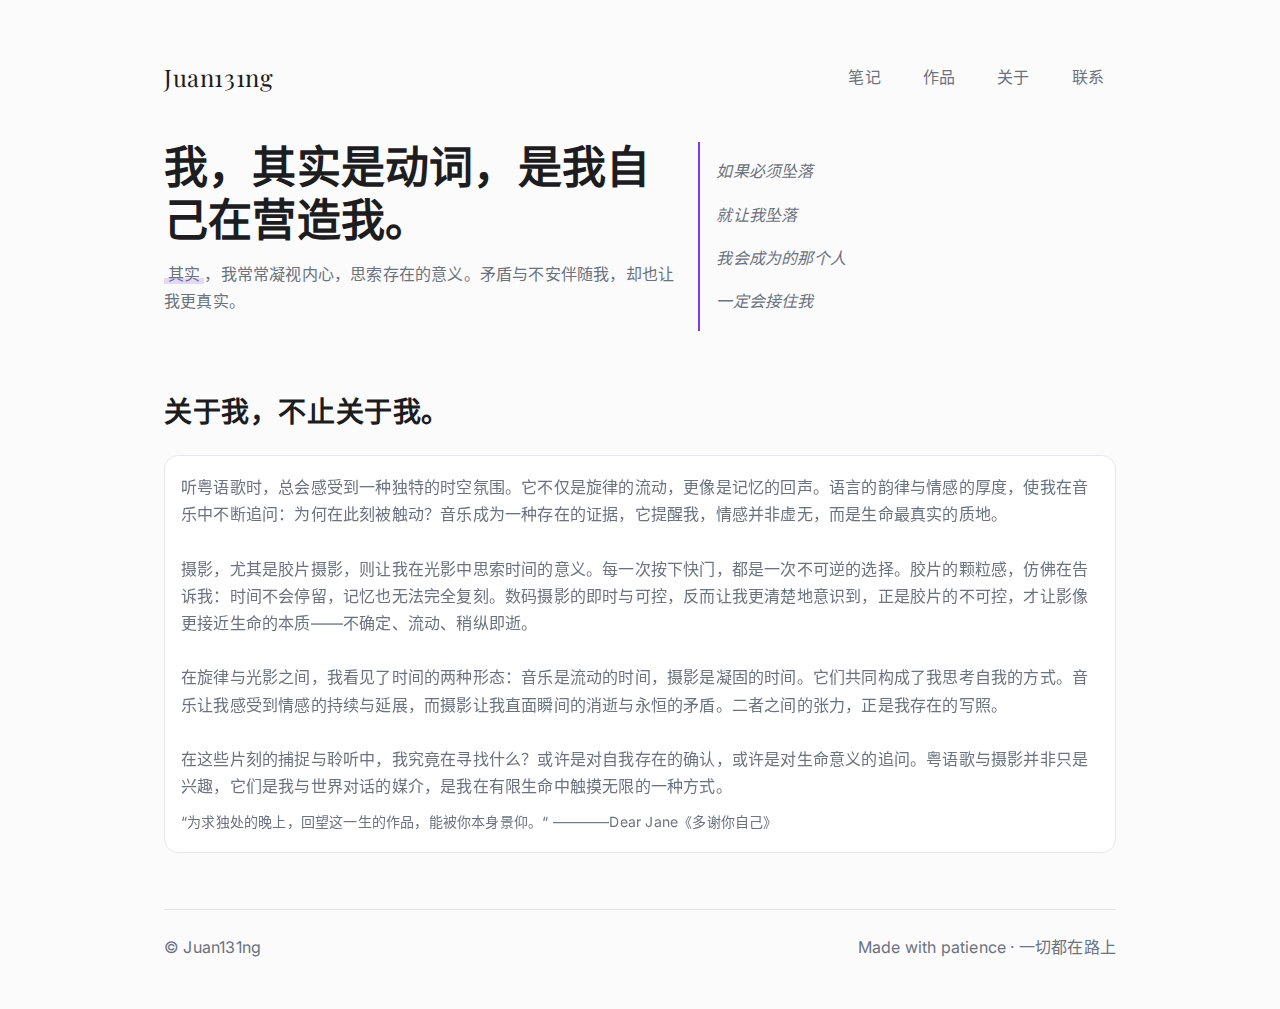
<file: about.html>
<!DOCTYPE html>
<html lang="zh-CN">
<head>
  <meta charset="UTF-8" />
  <meta name="viewport" content="width=device-width, initial-scale=1" />
  <title>About · Juan131ng</title>
  <link rel="icon" href="img/favicon.jpg" type="image/jpeg">

  <meta name="description" content="Juan的个人主页，关于我。">
  <!-- 字体：衬线标题 + 净版正文 -->
  <link rel="preconnect" href="https://fonts.googleapis.com">
  <link rel="preconnect" href="https://fonts.gstatic.com" crossorigin>
  <link
    href="https://fonts.googleapis.com/css2?family=Playfair+Display:wght@500;700&family=Inter:wght@400;500;600&display=swap"
    rel="stylesheet"
  >
  <style>
    :root {
      --bg: #fbfbfb;
      --text: #1d1d1f;
      --muted: #6b7280;
      --accent: #7c3aed;
      --border: #e5e7eb;
      --card: #ffffff;
    }
    @media (prefers-color-scheme: dark) {
      :root {
        --bg: #0b0b0c;
        --text: #e5e7eb;
        --muted: #9aa0aa;
        --accent: #a78bfa;
        --border: #1f2937;
        --card: #111113;
      }
    }

    .dark {
      --bg: #0b0b0c;
      --text: #e5e7eb;
      --muted: #9aa0aa;
      --accent: #a78bfa;
      --border: #1f2937;
      --card: #111113;
    }

    * { box-sizing: border-box }
    html, body {
      height: 100%;
      background: var(--bg);
      color: var(--text);
      font-family: Inter, system-ui, -apple-system, Segoe UI, Roboto, "Helvetica Neue", Arial, "Noto Sans", "PingFang SC", "Hiragino Sans GB", "Microsoft YaHei", sans-serif;
      line-height: 1.7;
      letter-spacing: 0.2px;
      text-rendering: optimizeLegibility;
    }
    a { color: inherit; text-decoration: none }
    .container {
      max-width: 1000px;
      margin: 0 auto;
      padding: 48px 24px;
    }

    .nav {
      display: flex; align-items: center; justify-content: space-between;
      margin-bottom: 24px;
    }
    .brand {
      font-family: "Playfair Display", serif;
      font-size: 24px; letter-spacing: 0.6px;
      color: var(--text);
      text-decoration: none;
      transition: all 160ms ease;
    }
    .brand:hover { color: var(--accent) }
    .nav-links {
      display: flex; gap: 18px; flex-wrap: wrap;
    }
    .nav-links a {
      padding: 8px 12px; border-radius: 8px; color: var(--muted);
      transition: all 160ms ease;
    }
    .nav-links a:hover { color: var(--accent) }

    .hero {
      display: grid; grid-template-columns: 1.1fr 0.9fr; gap: 24px;
      align-items: end; margin: 40px 0 24px;
    }
    .title {
      font-family: "Playfair Display", serif;
      font-size: 44px; line-height: 1.2; margin: 0 0 12px;
    }
    .subtitle {
      color: var(--muted);
      font-size: 16px;
      max-width: 680px;
    }
    .poem {
      border-left: 2px solid var(--accent);
      padding-left: 16px; color: var(--muted); font-style: italic;
    }

    .section { margin: 56px 0 }
    .section h2 {
      font-family: "Playfair Display", serif;
      font-size: 28px; margin: 0 0 20px;
      letter-spacing: 0.6px;
    }
    .grid {
      display: grid; grid-template-columns: 1fr; gap: 18px;
    }
    .card {
      border: 1px solid var(--border); border-radius: 14px;
      background: var(--card); padding: 18px 16px;
      transition: transform 160ms ease, box-shadow 160ms ease;
      will-change: transform;
    }
    .card h3 { margin: 4px 0 8px; font-size: 18px }
    .card p { margin: 0; color: var(--muted) }
    .meta { margin-top: 10px; font-size: 14px; color: var(--muted) }

    .about-info {
      display: flex; gap: 30px; align-items: flex-start; flex-wrap: wrap;
    }
    .about-info img {
      width: 200px; height: 200px; border-radius: 50%; object-fit: cover;
      border: 5px solid var(--accent); box-shadow: 0 4px 15px rgba(124,58,237,0.3);
      flex-shrink: 0;
    }
    .about-content {
      flex: 1; min-width: 300px;
    }
    .about-content p {
      margin-bottom: 15px; font-size: 1.1rem;
    }
    .skills {
      margin-top: 30px;
    }
    .skills h3 {
      font-family: "Playfair Display", serif;
      font-size: 24px; margin: 0 0 15px;
      letter-spacing: 0.6px;
    }
    .skills-list {
      display: flex; flex-wrap: wrap; gap: 10px;
    }
    .skill-item {
      background: var(--accent); color: #fff; padding: 8px 16px; border-radius: 20px;
      font-size: 0.9rem; transition: all 0.3s ease;
      will-change: transform;
    }
    .skill-item:hover {
      transform: scale(1.05);
      box-shadow: 0 4px 10px rgba(124,58,237,0.4);
    }

    .footer {
      margin-top: 48px; padding-top: 24px; border-top: 1px solid var(--border);
      display: flex; flex-wrap: wrap; gap: 12px; justify-content: space-between; align-items: center;
      color: var(--muted);
    }
    .btn {
      display: inline-flex; align-items: center; gap: 8px;
      padding: 8px 12px; border: 1px solid var(--border); border-radius: 10px;
      color: var(--text); background: var(--card);
      transition: all 160ms ease;
      will-change: transform, border-color, box-shadow;
    }
    .btn:hover { 
      border-color: var(--accent); 
      box-shadow: 0 6px 18px rgba(124,58,237,0.15);
      transform: scale(1.02);
    }

    @media (max-width: 860px) {
      .hero { grid-template-columns: 1fr }
      .grid { grid-template-columns: 1fr 1fr }
    }
    @media (max-width: 560px) {
      .grid { grid-template-columns: 1fr }
      .title { font-size: 36px }
    }

    .accent-underline {
      background: linear-gradient(transparent 70%, rgba(124,58,237,0.18) 30%);
      padding: 0 4px;
    }
  </style>
</head>
  <body>
  <div class="container">
    <!-- 导航 -->
    <nav class="nav" aria-label="主导航">
      <a href="index.html" class="brand">Juan131ng</a>
      <div class="nav-links">
        <a href="articles.html">笔记</a>
        <a href="gallery.html">作品</a>
        <a href="about.html">关于</a>
        <a href="contact.html">联系</a>
      </div>
    </nav>

    <!-- 英雄区 -->
    <section class="hero">
      <div>
        <h1 class="title">我，其实是动词，是我自己在营造我。</h1>
        <p class="subtitle">
          <span class="accent-underline">其实</span>，我常常凝视内心，思索存在的意义。矛盾与不安伴随我，却也让我更真实。
        </p>
      </div>
      <div class="poem">
        <p>如果必须坠落</p>
        <p>就让我坠落</p>
        <p>我会成为的那个人</p>
        <p>一定会接住我</p>
      </div>
    </section>

    <!-- 关于 -->
    <section id="about" class="section" aria-labelledby="about-title">
      <h2 id="about-title">关于我，不止关于我。</h2>
      <div class="grid">
        <article class="card">
          <p>听粤语歌时，总会感受到一种独特的时空氛围。它不仅是旋律的流动，更像是记忆的回声。语言的韵律与情感的厚度，使我在音乐中不断追问：为何在此刻被触动？音乐成为一种存在的证据，它提醒我，情感并非虚无，而是生命最真实的质地。</p>
          <br>
          <p>摄影，尤其是胶片摄影，则让我在光影中思索时间的意义。每一次按下快门，都是一次不可逆的选择。胶片的颗粒感，仿佛在告诉我：时间不会停留，记忆也无法完全复刻。数码摄影的即时与可控，反而让我更清楚地意识到，正是胶片的不可控，才让影像更接近生命的本质——不确定、流动、稍纵即逝。</p>
          <br>
          <p>在旋律与光影之间，我看见了时间的两种形态：音乐是流动的时间，摄影是凝固的时间。它们共同构成了我思考自我的方式。音乐让我感受到情感的持续与延展，而摄影让我直面瞬间的消逝与永恒的矛盾。二者之间的张力，正是我存在的写照。</p>
          <br>
          <p>在这些片刻的捕捉与聆听中，我究竟在寻找什么？或许是对自我存在的确认，或许是对生命意义的追问。粤语歌与摄影并非只是兴趣，它们是我与世界对话的媒介，是我在有限生命中触摸无限的一种方式。</p>
          <div class="meta">“为求独处的晚上，回望这一生的作品，能被你本身景仰。“   ————Dear Jane《多谢你自己》</div>
        </article>
      </div>
    </section>

   

    <!-- 页脚 -->
    <footer class="footer">
      <div>© Juan131ng</div>
      <div>Made with patience · 一切都在路上</div>
    </footer>
  </div>

</body>
</html>
</file>
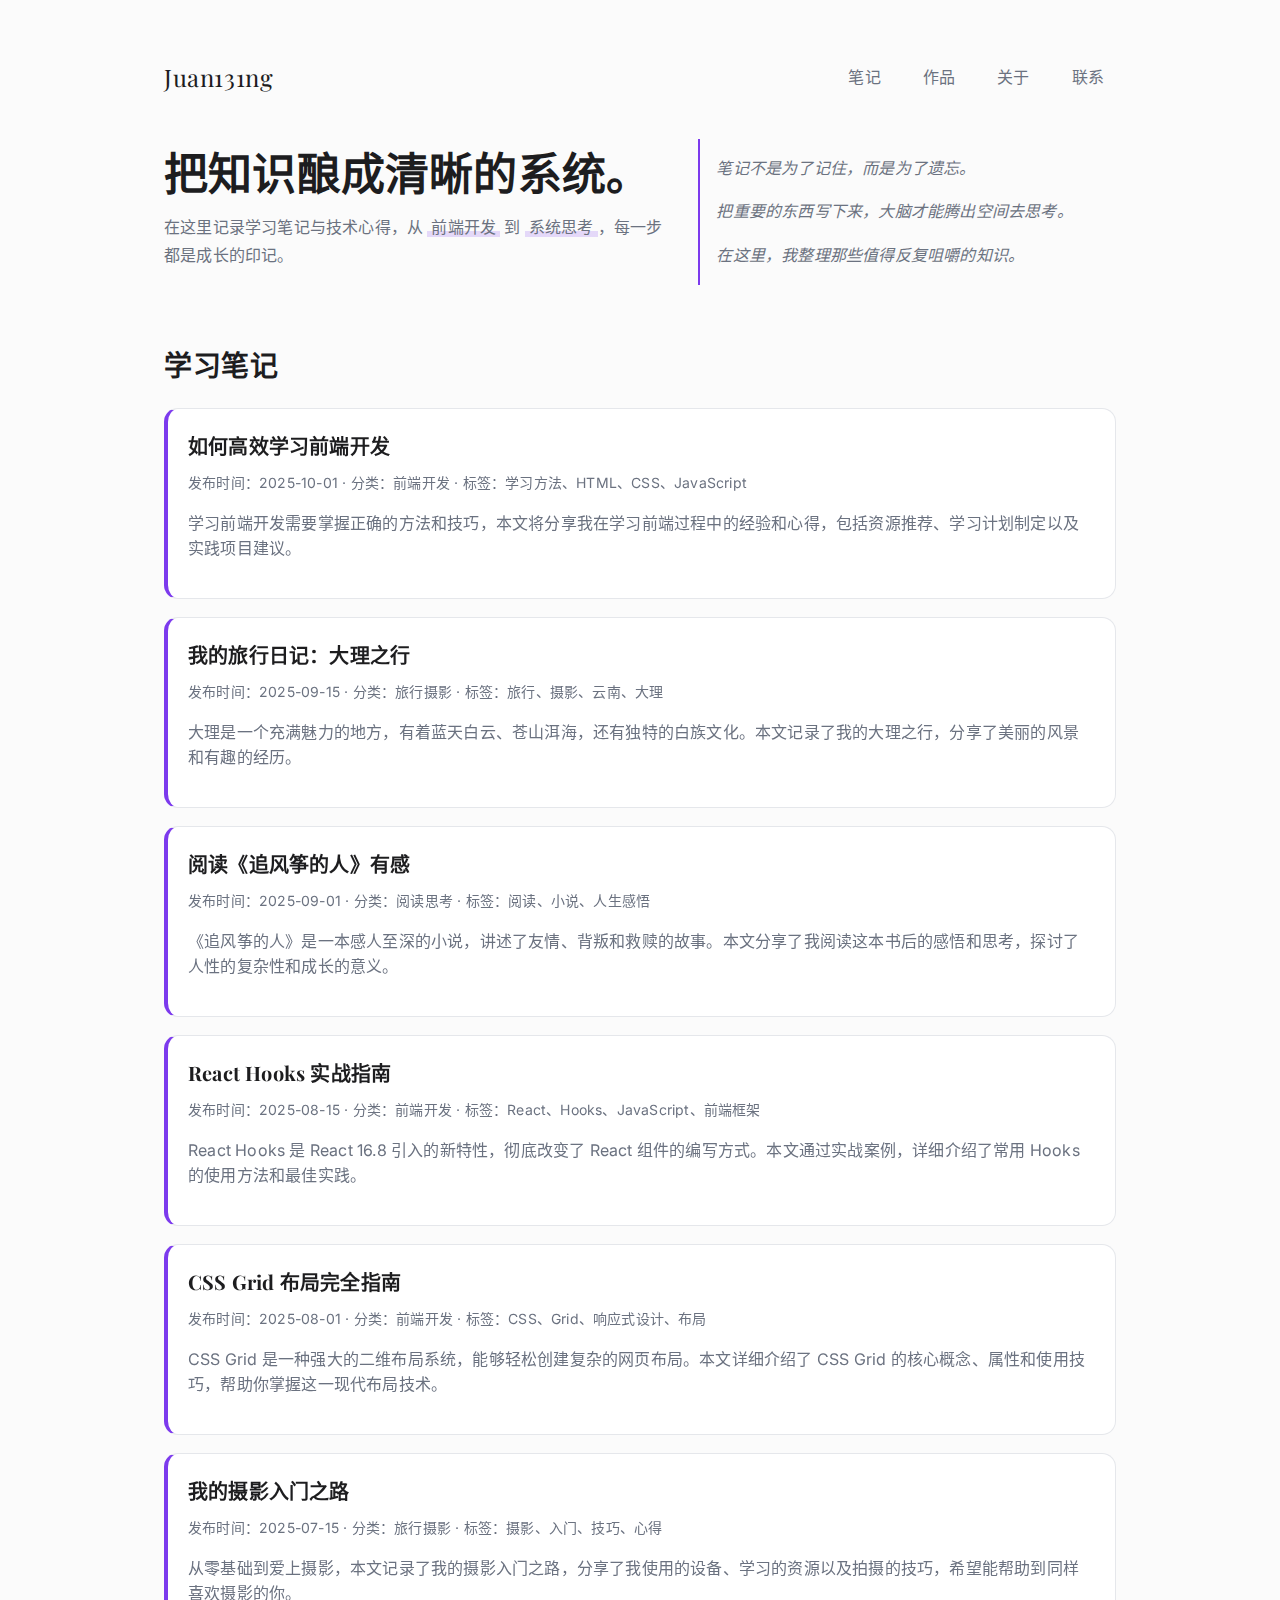
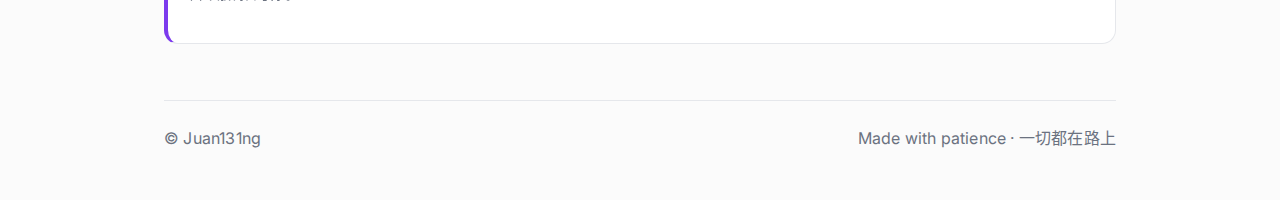
<file: articles.html>
<!DOCTYPE html>
<html lang="zh-CN">
<head>
  <meta charset="UTF-8" />
  <meta name="viewport" content="width=device-width, initial-scale=1" />
  <title>Articles · Juan131ng</title>
  <meta name="description" content="Juan的个人主页，学习笔记。">
  <link rel="icon" href="img/favicon.jpg" type="image/jpeg">
  <!-- 字体：衬线标题 + 净版正文 -->
  <link rel="preconnect" href="https://fonts.googleapis.com">
  <link rel="preconnect" href="https://fonts.gstatic.com" crossorigin>
  <link
    href="https://fonts.googleapis.com/css2?family=Playfair+Display:wght@500;700&family=Inter:wght@400;500;600&display=swap"
    rel="stylesheet"
  >
  <style>
    :root {
      --bg: #fbfbfb;
      --text: #1d1d1f;
      --muted: #6b7280;
      --accent: #7c3aed;
      --border: #e5e7eb;
      --card: #ffffff;
    }
    @media (prefers-color-scheme: dark) {
      :root {
        --bg: #0b0b0c;
        --text: #e5e7eb;
        --muted: #9aa0aa;
        --accent: #a78bfa;
        --border: #1f2937;
        --card: #111113;
      }
    }

    .dark {
      --bg: #0b0b0c;
      --text: #e5e7eb;
      --muted: #9aa0aa;
      --accent: #a78bfa;
      --border: #1f2937;
      --card: #111113;
    }

    * { box-sizing: border-box }
    html, body {
      height: 100%;
      background: var(--bg);
      color: var(--text);
      font-family: Inter, system-ui, -apple-system, Segoe UI, Roboto, "Helvetica Neue", Arial, "Noto Sans", "PingFang SC", "Hiragino Sans GB", "Microsoft YaHei", sans-serif;
      line-height: 1.7;
      letter-spacing: 0.2px;
      text-rendering: optimizeLegibility;
    }
    a { color: inherit; text-decoration: none }
    .container {
      max-width: 1000px;
      margin: 0 auto;
      padding: 48px 24px;
    }

    .nav {
      display: flex; align-items: center; justify-content: space-between;
      margin-bottom: 24px;
    }
    .brand {
      font-family: "Playfair Display", serif;
      font-size: 24px; letter-spacing: 0.6px;
      color: var(--text);
      text-decoration: none;
      transition: all 160ms ease;
    }
    .brand:hover { color: var(--accent) }
    .nav-links {
      display: flex; gap: 18px; flex-wrap: wrap;
    }
    .nav-links a {
      padding: 8px 12px; border-radius: 8px; color: var(--muted);
      transition: all 160ms ease;
    }
    .nav-links a:hover { color: var(--accent) }

    .hero {
      display: grid; grid-template-columns: 1.1fr 0.9fr; gap: 24px;
      align-items: end; margin: 40px 0 24px;
    }
    .title {
      font-family: "Playfair Display", serif;
      font-size: 44px; line-height: 1.2; margin: 0 0 12px;
    }
    .subtitle {
      color: var(--muted);
      font-size: 16px;
      max-width: 680px;
    }
    .poem {
      border-left: 2px solid var(--accent);
      padding-left: 16px; color: var(--muted); font-style: italic;
    }

    .section { margin: 56px 0 }
    .section h2 {
      font-family: "Playfair Display", serif;
      font-size: 28px; margin: 0 0 20px;
      letter-spacing: 0.6px;
    }
    .grid {
      display: grid; grid-template-columns: repeat(3, 1fr); gap: 18px;
    }
    .card {
      border: 1px solid var(--border); border-radius: 14px;
      background: var(--card); padding: 18px 16px;
      transition: transform 160ms ease, box-shadow 160ms ease;
      will-change: transform;
    }
    .card:hover { transform: scale(1.02); box-shadow: 0 10px 24px rgba(0,0,0,0.08) }
    .card h3 { margin: 4px 0 8px; font-size: 18px }
    .card p { margin: 0; color: var(--muted) }
    .meta { margin-top: 10px; font-size: 14px; color: var(--muted) }

    .article-list {
      display: flex; flex-direction: column; gap: 18px;
    }
    .article-item {
      border: 1px solid var(--border); border-radius: 14px;
      background: var(--card); padding: 20px;
      transition: all 160ms ease;
      border-left: 4px solid var(--accent);
      will-change: transform;
    }
    .article-item:hover {
      transform: scale(1.01);
      box-shadow: 0 10px 24px rgba(0,0,0,0.08);
      border-left-width: 6px;
    }
    .article-item h3 {
      font-family: "Playfair Display", serif;
      font-size: 20px; margin: 0 0 8px;
      color: var(--text);
    }
    .article-item .article-meta {
      color: var(--muted); font-size: 14px; margin-bottom: 12px;
    }
    .article-item .article-excerpt {
      color: var(--muted); line-height: 1.6;
    }

    .footer {
      margin-top: 48px; padding-top: 24px; border-top: 1px solid var(--border);
      display: flex; flex-wrap: wrap; gap: 12px; justify-content: space-between; align-items: center;
      color: var(--muted);
    }
    .btn {
      display: inline-flex; align-items: center; gap: 8px;
      padding: 8px 12px; border: 1px solid var(--border); border-radius: 10px;
      color: var(--text); background: var(--card);
      transition: all 160ms ease;
      will-change: transform, border-color, box-shadow;
    }
    .btn:hover { 
      border-color: var(--accent); 
      box-shadow: 0 6px 18px rgba(124,58,237,0.15);
      transform: scale(1.02);
    }

    @media (max-width: 860px) {
      .hero { grid-template-columns: 1fr }
      .grid { grid-template-columns: 1fr 1fr }
    }
    @media (max-width: 560px) {
      .grid { grid-template-columns: 1fr }
      .title { font-size: 36px }
    }

    .accent-underline {
      background: linear-gradient(transparent 70%, rgba(124,58,237,0.18) 30%);
      padding: 0 4px;
    }
  </style>
</head>
<body>
  <div class="container">
    <nav class="nav" aria-label="主导航">
      <a href="index.html" class="brand">Juan131ng</a>
      <div class="nav-links">
        <a href="articles.html">笔记</a>
        <a href="gallery.html">作品</a>
        <a href="about.html">关于</a>
        <a href="contact.html">联系</a>
      </div>
    </nav>

    <!-- 英雄区 -->
    <section class="hero">
      <div>
        <h1 class="title">把知识酿成清晰的系统。</h1>
        <p class="subtitle">
          在这里记录学习笔记与技术心得，从 <span class="accent-underline">前端开发</span> 到
          <span class="accent-underline">系统思考</span>，每一步都是成长的印记。
        </p>
      </div>
      <div class="poem">
        <p>笔记不是为了记住，而是为了遗忘。</p>
        <p>把重要的东西写下来，大脑才能腾出空间去思考。</p>
        <p>在这里，我整理那些值得反复咀嚼的知识。</p>
      </div>
    </section>

    <!-- 学习笔记 -->
    <section id="notes" class="section" aria-labelledby="notes-title">
      <h2 id="notes-title">学习笔记</h2>
      <div class="article-list">
        <article class="article-item">
          <h3>如何高效学习前端开发</h3>
          <div class="article-meta">发布时间：2025-10-01 · 分类：前端开发 · 标签：学习方法、HTML、CSS、JavaScript</div>
          <p class="article-excerpt">学习前端开发需要掌握正确的方法和技巧，本文将分享我在学习前端过程中的经验和心得，包括资源推荐、学习计划制定以及实践项目建议。</p>
        </article>
        <article class="article-item">
          <h3>我的旅行日记：大理之行</h3>
          <div class="article-meta">发布时间：2025-09-15 · 分类：旅行摄影 · 标签：旅行、摄影、云南、大理</div>
          <p class="article-excerpt">大理是一个充满魅力的地方，有着蓝天白云、苍山洱海，还有独特的白族文化。本文记录了我的大理之行，分享了美丽的风景和有趣的经历。</p>
        </article>
        <article class="article-item">
          <h3>阅读《追风筝的人》有感</h3>
          <div class="article-meta">发布时间：2025-09-01 · 分类：阅读思考 · 标签：阅读、小说、人生感悟</div>
          <p class="article-excerpt">《追风筝的人》是一本感人至深的小说，讲述了友情、背叛和救赎的故事。本文分享了我阅读这本书后的感悟和思考，探讨了人性的复杂性和成长的意义。</p>
        </article>
        <article class="article-item">
          <h3>React Hooks 实战指南</h3>
          <div class="article-meta">发布时间：2025-08-15 · 分类：前端开发 · 标签：React、Hooks、JavaScript、前端框架</div>
          <p class="article-excerpt">React Hooks 是 React 16.8 引入的新特性，彻底改变了 React 组件的编写方式。本文通过实战案例，详细介绍了常用 Hooks 的使用方法和最佳实践。</p>
        </article>
        <article class="article-item">
          <h3>CSS Grid 布局完全指南</h3>
          <div class="article-meta">发布时间：2025-08-01 · 分类：前端开发 · 标签：CSS、Grid、响应式设计、布局</div>
          <p class="article-excerpt">CSS Grid 是一种强大的二维布局系统，能够轻松创建复杂的网页布局。本文详细介绍了 CSS Grid 的核心概念、属性和使用技巧，帮助你掌握这一现代布局技术。</p>
        </article>
        <article class="article-item">
          <h3>我的摄影入门之路</h3>
          <div class="article-meta">发布时间：2025-07-15 · 分类：旅行摄影 · 标签：摄影、入门、技巧、心得</div>
          <p class="article-excerpt">从零基础到爱上摄影，本文记录了我的摄影入门之路，分享了我使用的设备、学习的资源以及拍摄的技巧，希望能帮助到同样喜欢摄影的你。</p>
        </article>
      </div>
    </section>

    <!-- 页脚 -->
    <footer class="footer">
      <div>© Juan131ng</div>
      <div>Made with patience · 一切都在路上</div>
    </footer>
  </div>

</body>
</html>
</file>
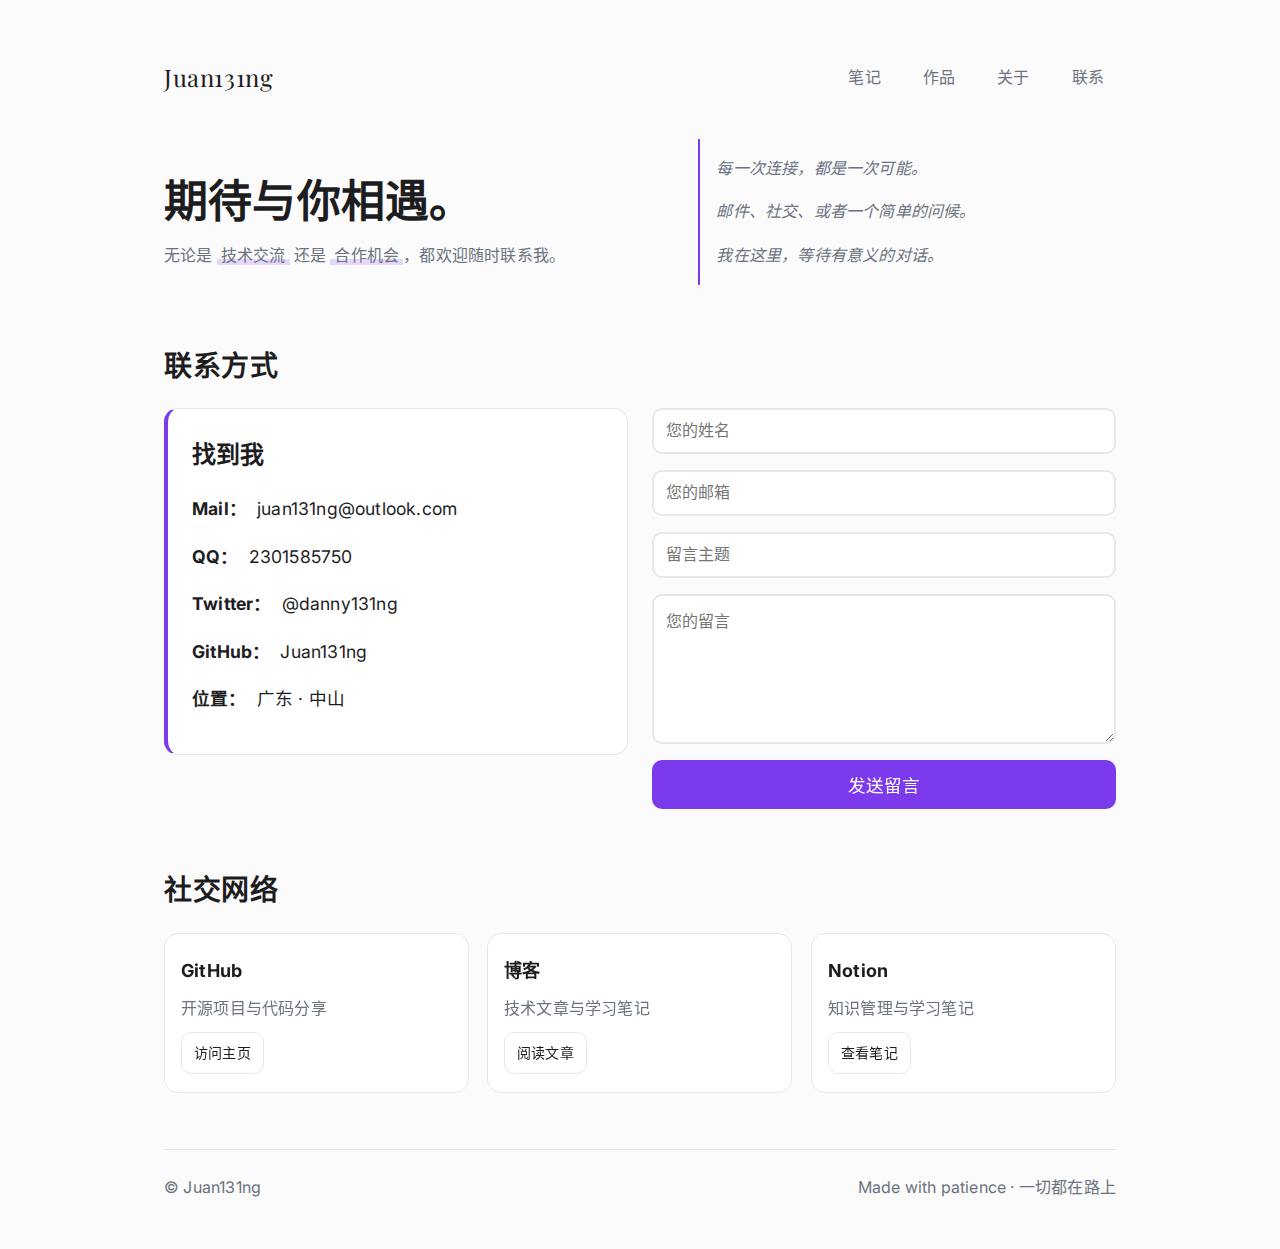
<file: contact.html>
<!DOCTYPE html>
<html lang="zh-CN">
<head>
  <meta charset="UTF-8" />
  <meta name="viewport" content="width=device-width, initial-scale=1" />
  <title>Contact · Juan131ng</title>
  <meta name="description" content="Juan的个人主页，联系我。">
  <link rel="icon" href="img/favicon.jpg" type="image/jpeg">
  <!-- 字体：衬线标题 + 净版正文 -->
  <link rel="preconnect" href="https://fonts.googleapis.com">
  <link rel="preconnect" href="https://fonts.gstatic.com" crossorigin>
  <link
    href="https://fonts.googleapis.com/css2?family=Playfair+Display:wght@500;700&family=Inter:wght@400;500;600&display=swap"
    rel="stylesheet"
  >
  <style>
    :root {
      --bg: #fbfbfb;
      --text: #1d1d1f;
      --muted: #6b7280;
      --accent: #7c3aed;
      --border: #e5e7eb;
      --card: #ffffff;
    }
    @media (prefers-color-scheme: dark) {
      :root {
        --bg: #0b0b0c;
        --text: #e5e7eb;
        --muted: #9aa0aa;
        --accent: #a78bfa;
        --border: #1f2937;
        --card: #111113;
      }
    }

    .dark {
      --bg: #0b0b0c;
      --text: #e5e7eb;
      --muted: #9aa0aa;
      --accent: #a78bfa;
      --border: #1f2937;
      --card: #111113;
    }

    * { box-sizing: border-box }
    html, body {
      height: 100%;
      background: var(--bg);
      color: var(--text);
      font-family: Inter, system-ui, -apple-system, Segoe UI, Roboto, "Helvetica Neue", Arial, "Noto Sans", "PingFang SC", "Hiragino Sans GB", "Microsoft YaHei", sans-serif;
      line-height: 1.7;
      letter-spacing: 0.2px;
      text-rendering: optimizeLegibility;
    }
    a { color: inherit; text-decoration: none }
    .container {
      max-width: 1000px;
      margin: 0 auto;
      padding: 48px 24px;
    }

    .nav {
      display: flex; align-items: center; justify-content: space-between;
      margin-bottom: 24px;
    }
    .brand {
      font-family: "Playfair Display", serif;
      font-size: 24px; letter-spacing: 0.6px;
      color: var(--text);
      text-decoration: none;
      transition: all 160ms ease;
    }
    .brand:hover { color: var(--accent) }
    .nav-links {
      display: flex; gap: 18px; flex-wrap: wrap;
    }
    .nav-links a {
      padding: 8px 12px; border-radius: 8px; color: var(--muted);
      transition: all 160ms ease;
    }
    .nav-links a:hover { color: var(--accent) }

    .hero {
      display: grid; grid-template-columns: 1.1fr 0.9fr; gap: 24px;
      align-items: end; margin: 40px 0 24px;
    }
    .title {
      font-family: "Playfair Display", serif;
      font-size: 44px; line-height: 1.2; margin: 0 0 12px;
    }
    .subtitle {
      color: var(--muted);
      font-size: 16px;
      max-width: 680px;
    }
    .poem {
      border-left: 2px solid var(--accent);
      padding-left: 16px; color: var(--muted); font-style: italic;
    }

    .section { margin: 56px 0 }
    .section h2 {
      font-family: "Playfair Display", serif;
      font-size: 28px; margin: 0 0 20px;
      letter-spacing: 0.6px;
    }
    .grid {
      display: grid; grid-template-columns: repeat(3, 1fr); gap: 18px;
    }
    .card {
      border: 1px solid var(--border); border-radius: 14px;
      background: var(--card); padding: 18px 16px;
      transition: transform 160ms ease, box-shadow 160ms ease;
      will-change: transform;
    }
    .card:hover { transform: scale(1.02); box-shadow: 0 10px 24px rgba(0,0,0,0.08) }
    .card h3 { margin: 4px 0 8px; font-size: 18px }
    .card p { margin: 0; color: var(--muted) }
    .meta { margin-top: 10px; font-size: 14px; color: var(--muted) }

    .contact-container {
      display: grid; grid-template-columns: 1fr 1fr; gap: 24px;
      align-items: start;
    }
    .contact-info {
      border: 1px solid var(--border); border-radius: 14px;
      background: var(--card); padding: 24px;
      border-left: 4px solid var(--accent);
    }
    .contact-info h3 {
      font-family: "Playfair Display", serif;
      font-size: 24px; margin: 0 0 20px;
    }
    .contact-info p {
      margin-bottom: 16px; font-size: 1.1rem;
      display: flex; align-items: center; gap: 10px;
    }

    .contact-form {
      display: flex; flex-direction: column; gap: 16px;
    }
    .contact-form input,
    .contact-form textarea {
      padding: 12px; border: 2px solid var(--border); border-radius: 10px;
      font-size: 1rem; background: var(--card); color: var(--text);
      transition: all 160ms ease;
    }
    .contact-form input:focus,
    .contact-form textarea:focus {
      outline: none; border-color: var(--accent);
      box-shadow: 0 0 0 3px rgba(124,58,237,0.1);
    }
    .contact-form textarea {
      resize: vertical; min-height: 150px;
    }
    .contact-form button {
      padding: 12px 24px; background: var(--accent); color: #fff;
      border: none; border-radius: 10px; font-size: 1.1rem; font-weight: 500;
      cursor: pointer; transition: all 160ms ease;
      will-change: transform, background, box-shadow;
    }
    .contact-form button:hover {
      background: #6d28d9; transform: scale(1.05);
      box-shadow: 0 6px 18px rgba(124,58,237,0.4);
    }

    .success-message {
      background: #d4edda; color: #155724; padding: 15px; border-radius: 10px;
      margin-top: 20px; display: none; border: 1px solid #c3e6cb;
    }
    .error {
      border-color: #dc3545 !important;
      box-shadow: 0 0 0 3px rgba(220,53,69,0.1) !important;
    }
    .error-message {
      color: #dc3545; font-size: 0.8rem; margin-top: 5px; display: none;
    }

    .footer {
      margin-top: 48px; padding-top: 24px; border-top: 1px solid var(--border);
      display: flex; flex-wrap: wrap; gap: 12px; justify-content: space-between; align-items: center;
      color: var(--muted);
    }
    .btn {
      display: inline-flex; align-items: center; gap: 8px;
      padding: 8px 12px; border: 1px solid var(--border); border-radius: 10px;
      color: var(--text); background: var(--card);
      transition: all 160ms ease;
      will-change: transform, border-color, box-shadow;
    }

    @media (max-width: 860px) {
      .hero { grid-template-columns: 1fr }
      .grid { grid-template-columns: 1fr 1fr }
      .contact-container { grid-template-columns: 1fr }
    }
    @media (max-width: 560px) {
      .grid { grid-template-columns: 1fr }
      .title { font-size: 36px }
    }

    .accent-underline {
      background: linear-gradient(transparent 70%, rgba(124,58,237,0.18) 30%);
      padding: 0 4px;
    }
  </style>
</head>
<body>
  <div class="container">
    <!-- 导航 -->
    <nav class="nav" aria-label="主导航">
      <a href="index.html" class="brand">Juan131ng</a>
      <div class="nav-links">
        <a href="articles.html">笔记</a>
        <a href="gallery.html">作品</a>
        <a href="about.html">关于</a>
        <a href="contact.html">联系</a>
      </div>
    </nav>

    <!-- 英雄区 -->
    <section class="hero">
      <div>
        <h1 class="title">期待与你相遇。</h1>
        <p class="subtitle">
          无论是 <span class="accent-underline">技术交流</span> 还是
          <span class="accent-underline">合作机会</span>，都欢迎随时联系我。
        </p>
      </div>
      <div class="poem">
        <p>每一次连接，都是一次可能。</p>
        <p>邮件、社交、或者一个简单的问候。</p>
        <p>我在这里，等待有意义的对话。</p>
      </div>
    </section>

    <!-- 联系信息 -->
    <section class="section" aria-labelledby="contact-title">
      <h2 id="contact-title">联系方式</h2>
      <div class="contact-container">
        <!-- 联系信息 -->
        <div class="contact-info">
          <h3>找到我</h3>
          <p><strong>Mail：</strong>juan131ng@outlook.com</p>
          <p><strong>QQ：</strong>2301585750</p>
          <p><strong>Twitter：</strong>@danny131ng</p>
          <p><strong>GitHub：</strong>Juan131ng</p>
          <p><strong>位置：</strong>广东 · 中山</p>
        </div>

        <!-- 联系表单 -->
        <form class="contact-form" id="contactForm">
          <input type="text" id="name" name="name" placeholder="您的姓名" required>
          <div class="error-message" id="nameError">请输入您的姓名</div>
          
          <input type="email" id="email" name="email" placeholder="您的邮箱" required>
          <div class="error-message" id="emailError">请输入有效的邮箱地址</div>
          
          <input type="text" id="subject" name="subject" placeholder="留言主题" required>
          <div class="error-message" id="subjectError">请输入留言主题</div>
          
          <textarea id="message" name="message" rows="5" placeholder="您的留言" required></textarea>
          <div class="error-message" id="messageError">请输入您的留言内容</div>
          
          <button type="submit">发送留言</button>
          <div class="success-message" id="successMessage">留言发送成功！感谢您的联系。</div>
        </form>
      </div>
    </section>

    <!-- 社交链接 -->
    <section class="section" aria-labelledby="social-title">
      <h2 id="social-title">社交网络</h2>
      <div class="grid">
        <div class="card">
          <h3>GitHub</h3>
          <p>开源项目与代码分享</p>
          <div class="meta">
            <a class="btn" href="#">访问主页</a>
          </div>
        </div>
        <div class="card">
          <h3>博客</h3>
          <p>技术文章与学习笔记</p>
          <div class="meta">
            <a class="btn" href="articles.html">阅读文章</a>
          </div>
        </div>
        <div class="card">
          <h3>Notion</h3>
          <p>知识管理与学习笔记</p>
          <div class="meta">
            <a class="btn" href="#">查看笔记</a>
          </div>
        </div>
      </div>
    </section>

    <!-- 页脚 -->
    <footer class="footer">
      <div>© Juan131ng</div>
      <div>Made with patience · 一切都在路上</div>
    </footer>
  </div>

</body>
</html>
</file>
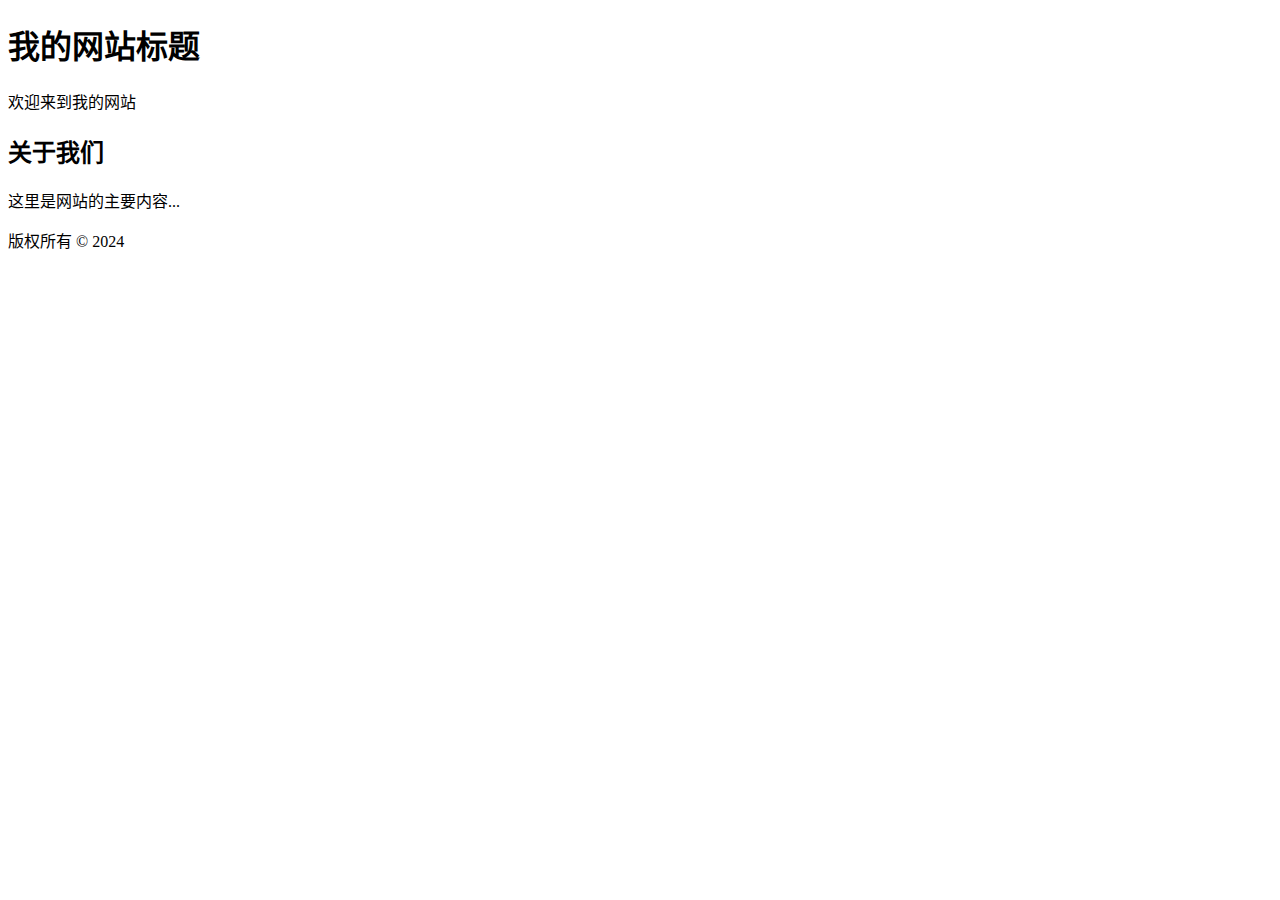
<file: test.html>
<!DOCTYPE html>
<html lang="zh-CN">
<head>
    <meta charset="UTF-8">
    <title>分区示例</title>
</head>
<body>
<!-- 头部区域 -->
<div id="header">
    <h1>我的网站标题</h1>
    <p>欢迎来到我的网站</p>
</div>

<!-- 主要内容区域 -->
<div id="main-content">
    <h2>关于我们</h2>
    <p>这里是网站的主要内容...</p>
</div>

<!-- 底部区域 -->
<div id="footer">
    <p>版权所有 © 2024</p>
</div>
</body>
</html>
</file>
